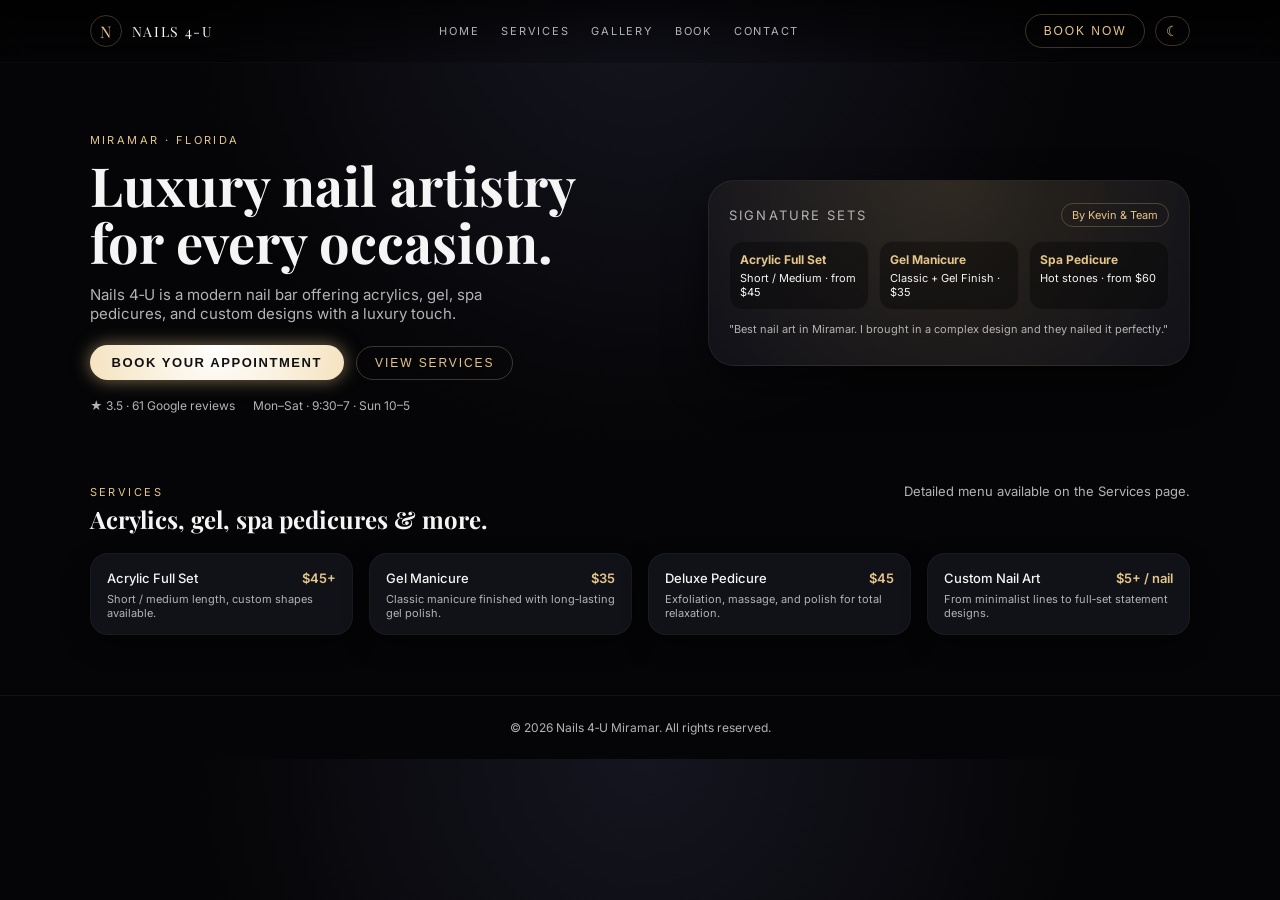
<file: index.html>
<!DOCTYPE html>
<html lang="en">
<head>
<meta charset="UTF-8">
<meta name="viewport" content="width=device-width, initial-scale=1.0">
<title>Nails 4-U | Luxury Nail Bar</title>

<link rel="preconnect" href="https://fonts.googleapis.com">
<link rel="preconnect" href="https://fonts.gstatic.com" crossorigin>
<link href="https://fonts.googleapis.com/css2?family=Playfair+Display:wght@500;700&family=Inter:wght@300;400;500;600&display=swap" rel="stylesheet">

<style>
:root {
    --bg: #050507;
    --bg-soft: #0b0b10;
    --text: #f5f5f5;
    --muted: #b3b3b3;
    --gold: #e4c58a;
    --gold-soft: rgba(228,197,138,0.25);
    --card: #111118;
}

body.dark {
    --bg: #f5f5f5;
    --bg-soft: #ffffff;
    --text: #111111;
    --muted: #555555;
    --gold: #c59b4f;
    --gold-soft: rgba(197,155,79,0.18);
    --card: #f9f6f0;
}

* {
    box-sizing: border-box;
}

body {
    margin: 0;
    font-family: "Inter", system-ui, -apple-system, BlinkMacSystemFont, sans-serif;
    background: radial-gradient(circle at top, #151520 0, var(--bg) 45%);
    color: var(--text);
    scroll-behavior: smooth;
}

/* NAVBAR */
.navbar {
    position: sticky;
    top: 0;
    z-index: 50;
    backdrop-filter: blur(16px);
    background: linear-gradient(to bottom, rgba(0,0,0,0.7), rgba(0,0,0,0.2));
    border-bottom: 1px solid rgba(255,255,255,0.04);
    padding: 14px 7vw;
    display: flex;
    align-items: center;
    justify-content: space-between;
}

.nav-left {
    display: flex;
    align-items: center;
    gap: 10px;
}

.logo-mark {
    width: 32px;
    height: 32px;
    border-radius: 999px;
    border: 1px solid var(--gold-soft);
    display: flex;
    align-items: center;
    justify-content: center;
    color: var(--gold);
    font-size: 16px;
    font-family: "Playfair Display", serif;
}

.logo-text {
    font-family: "Playfair Display", serif;
    letter-spacing: 0.12em;
    font-size: 14px;
    text-transform: uppercase;
}

.nav-links {
    display: flex;
    gap: 22px;
    font-size: 14px;
}

.nav-links a {
    text-decoration: none;
    color: var(--muted);
    text-transform: uppercase;
    letter-spacing: 0.16em;
    font-size: 11px;
    transition: color 0.25s ease, transform 0.25s ease;
}

.nav-links a:hover {
    color: var(--gold);
    transform: translateY(-1px);
}

.nav-right {
    display: flex;
    align-items: center;
    gap: 10px;
}

.theme-toggle {
    border-radius: 999px;
    border: 1px solid var(--gold-soft);
    background: transparent;
    color: var(--gold);
    padding: 6px 10px;
    cursor: pointer;
    font-size: 14px;
}

/* BUTTONS */
.btn-primary {
    background: radial-gradient(circle at top, #ffffff, #f5e3c0);
    color: #111;
    padding: 10px 22px;
    border-radius: 999px;
    border: none;
    font-size: 13px;
    font-weight: 600;
    letter-spacing: 0.12em;
    text-transform: uppercase;
    cursor: pointer;
    box-shadow: 0 0 18px rgba(228,197,138,0.55);
    transition: transform 0.2s ease, box-shadow 0.2s ease;
}

.btn-primary:hover {
    transform: translateY(-1px) scale(1.02);
    box-shadow: 0 0 26px rgba(228,197,138,0.8);
}

.btn-ghost {
    background: transparent;
    border-radius: 999px;
    border: 1px solid var(--gold-soft);
    color: var(--gold);
    padding: 9px 18px;
    font-size: 12px;
    letter-spacing: 0.16em;
    text-transform: uppercase;
    cursor: pointer;
}

/* HERO */
.hero {
    padding: 70px 7vw 60px;
    display: grid;
    grid-template-columns: minmax(0, 1.2fr) minmax(0, 1fr);
    gap: 40px;
    align-items: center;
}

.hero-left {
    animation: fadeIn 0.9s ease forwards;
}

.hero-kicker {
    text-transform: uppercase;
    letter-spacing: 0.22em;
    font-size: 11px;
    color: var(--gold);
    margin-bottom: 10px;
}

.hero-title {
    font-family: "Playfair Display", serif;
    font-size: clamp(40px, 5vw, 54px);
    line-height: 1.05;
    margin: 0 0 12px;
}

.hero-sub {
    font-size: 15px;
    color: var(--muted);
    max-width: 420px;
    margin-bottom: 22px;
}

.hero-cta {
    display: flex;
    flex-wrap: wrap;
    gap: 12px;
    align-items: center;
    margin-bottom: 18px;
}

.hero-meta {
    display: flex;
    gap: 18px;
    font-size: 12px;
    color: var(--muted);
}

.hero-meta span {
    display: inline-flex;
    align-items: center;
    gap: 6px;
}

.hero-right {
    position: relative;
    animation: slideUp 0.9s ease forwards;
}

.hero-card {
    background: radial-gradient(circle at top, rgba(228,197,138,0.18), var(--card));
    border-radius: 26px;
    padding: 22px 20px 18px;
    border: 1px solid rgba(255,255,255,0.06);
    box-shadow: 0 18px 40px rgba(0,0,0,0.55);
}

.hero-card-header {
    display: flex;
    justify-content: space-between;
    align-items: center;
    margin-bottom: 14px;
}

.hero-card-title {
    font-size: 13px;
    letter-spacing: 0.16em;
    text-transform: uppercase;
    color: var(--muted);
}

.hero-chip {
    font-size: 11px;
    padding: 4px 10px;
    border-radius: 999px;
    border: 1px solid var(--gold-soft);
    color: var(--gold);
}

.hero-grid {
    display: grid;
    grid-template-columns: repeat(3, minmax(0, 1fr));
    gap: 10px;
    margin-bottom: 12px;
}

.hero-grid-item {
    background: rgba(0,0,0,0.35);
    border-radius: 14px;
    padding: 10px;
    border: 1px solid rgba(255,255,255,0.04);
    font-size: 11px;
}

.hero-grid-item strong {
    display: block;
    font-size: 12px;
    margin-bottom: 4px;
    color: var(--gold);
}

.hero-note {
    font-size: 11px;
    color: var(--muted);
}

/* SECTION WRAPPER */
.section {
    padding: 10px 7vw 60px;
}

/* SERVICES PREVIEW */
.section-header {
    display: flex;
    justify-content: space-between;
    align-items: baseline;
    margin-bottom: 18px;
}

.section-kicker {
    text-transform: uppercase;
    letter-spacing: 0.22em;
    font-size: 11px;
    color: var(--gold);
}

.section-title {
    font-family: "Playfair Display", serif;
    font-size: 24px;
    margin: 4px 0 0;
}

.section-sub {
    font-size: 13px;
    color: var(--muted);
}

.service-grid {
    display: grid;
    grid-template-columns: repeat(auto-fit, minmax(210px, 1fr));
    gap: 16px;
}

.service-card {
    background: var(--card);
    border-radius: 18px;
    padding: 16px 16px 14px;
    border: 1px solid rgba(255,255,255,0.04);
    box-shadow: 0 10px 26px rgba(0,0,0,0.45);
    font-size: 13px;
}

.service-top {
    display: flex;
    justify-content: space-between;
    margin-bottom: 6px;
}

.service-name {
    font-weight: 500;
}

.service-price {
    color: var(--gold);
    font-weight: 600;
}

.service-note {
    font-size: 11px;
    color: var(--muted);
}

/* ANIMATIONS */
@keyframes fadeIn {
    from { opacity: 0; transform: translateY(6px); }
    to { opacity: 1; transform: translateY(0); }
}

@keyframes slideUp {
    from { opacity: 0; transform: translateY(18px); }
    to { opacity: 1; transform: translateY(0); }
}

/* RESPONSIVE */
@media (max-width: 900px) {
    .hero {
        grid-template-columns: minmax(0, 1fr);
        padding-top: 40px;
    }
    .hero-right {
        order: -1;
    }
}

@media (max-width: 700px) {
    .navbar {
        flex-wrap: wrap;
        gap: 10px;
        padding-inline: 5vw;
    }
    .nav-links {
        width: 100%;
        justify-content: center;
        flex-wrap: wrap;
        gap: 14px;
    }
    .hero {
        padding-inline: 5vw;
    }
    .section {
        padding-inline: 5vw;
    }
}
</style>
</head>

<body>

<!-- NAVBAR -->
<nav class="navbar">
    <div class="nav-left">
        <div class="logo-mark">N</div>
        <div class="logo-text">Nails 4‑U</div>
    </div>

    <div class="nav-links">
        <a href="#home">Home</a>
        <a href="#services">Services</a>
        <a href="gallery.html">Gallery</a>
        <a href="booking.html">Book</a>
        <a href="contact.html">Contact</a>
    </div>

    <div class="nav-right">
        <button class="btn-ghost" onclick="location.href='booking.html'">Book Now</button>
        <button id="themeToggle" class="theme-toggle">☾</button>
    </div>
</nav>

<!-- HERO -->
<section id="home" class="hero">
    <div class="hero-left">
        <div class="hero-kicker">Miramar · Florida</div>
        <h1 class="hero-title">Luxury nail artistry<br>for every occasion.</h1>
        <p class="hero-sub">
            Nails 4‑U is a modern nail bar offering acrylics, gel, spa pedicures, and custom designs with a luxury touch.
        </p>

        <div class="hero-cta">
            <button class="btn-primary" onclick="location.href='booking.html'">Book Your Appointment</button>
            <button class="btn-ghost" onclick="location.href='#services'">View Services</button>
        </div>

        <div class="hero-meta">
            <span>★ 3.5 · 61 Google reviews</span>
            <span>Mon–Sat · 9:30–7 · Sun 10–5</span>
        </div>
    </div>

    <div class="hero-right">
        <div class="hero-card">
            <div class="hero-card-header">
                <div class="hero-card-title">Signature Sets</div>
                <div class="hero-chip">By Kevin & Team</div>
            </div>

            <div class="hero-grid">
                <div class="hero-grid-item">
                    <strong>Acrylic Full Set</strong>
                    Short / Medium · from $45
                </div>
                <div class="hero-grid-item">
                    <strong>Gel Manicure</strong>
                    Classic + Gel Finish · $35
                </div>
                <div class="hero-grid-item">
                    <strong>Spa Pedicure</strong>
                    Hot stones · from $60
                </div>
            </div>

            <p class="hero-note">
                "Best nail art in Miramar. I brought in a complex design and they nailed it perfectly."
            </p>
        </div>
    </div>
</section>

<!-- SERVICES PREVIEW -->
<section id="services" class="section">
    <div class="section-header">
        <div>
            <div class="section-kicker">Services</div>
            <h2 class="section-title">Acrylics, gel, spa pedicures & more.</h2>
        </div>
        <div class="section-sub">
            Detailed menu available on the Services page.
        </div>
    </div>

    <div class="service-grid">
        <div class="service-card">
            <div class="service-top">
                <div class="service-name">Acrylic Full Set</div>
                <div class="service-price">$45+</div>
            </div>
            <div class="service-note">Short / medium length, custom shapes available.</div>
        </div>

        <div class="service-card">
            <div class="service-top">
                <div class="service-name">Gel Manicure</div>
                <div class="service-price">$35</div>
            </div>
            <div class="service-note">Classic manicure finished with long‑lasting gel polish.</div>
        </div>

        <div class="service-card">
            <div class="service-top">
                <div class="service-name">Deluxe Pedicure</div>
                <div class="service-price">$45</div>
            </div>
            <div class="service-note">Exfoliation, massage, and polish for total relaxation.</div>
        </div>

        <div class="service-card">
            <div class="service-top">
                <div class="service-name">Custom Nail Art</div>
                <div class="service-price">$5+ / nail</div>
            </div>
            <div class="service-note">From minimalist lines to full‑set statement designs.</div>
        </div>
    </div>
</section>

<!-- FOOTER -->
<footer style="text-align:center; padding:24px 0; font-size:12px; color:var(--muted); border-top:1px solid rgba(255,255,255,0.06);">
    © <span id="year"></span> Nails 4‑U Miramar. All rights reserved.
</footer>

<script>
// Auto year
document.getElementById("year").textContent = new Date().getFullYear();

// Theme toggle
const toggle = document.getElementById("themeToggle");
toggle.addEventListener("click", () => {
    document.body.classList.toggle("dark");
    toggle.textContent = document.body.classList.contains("dark") ? "☀" : "☾";
});
</script>
</file>
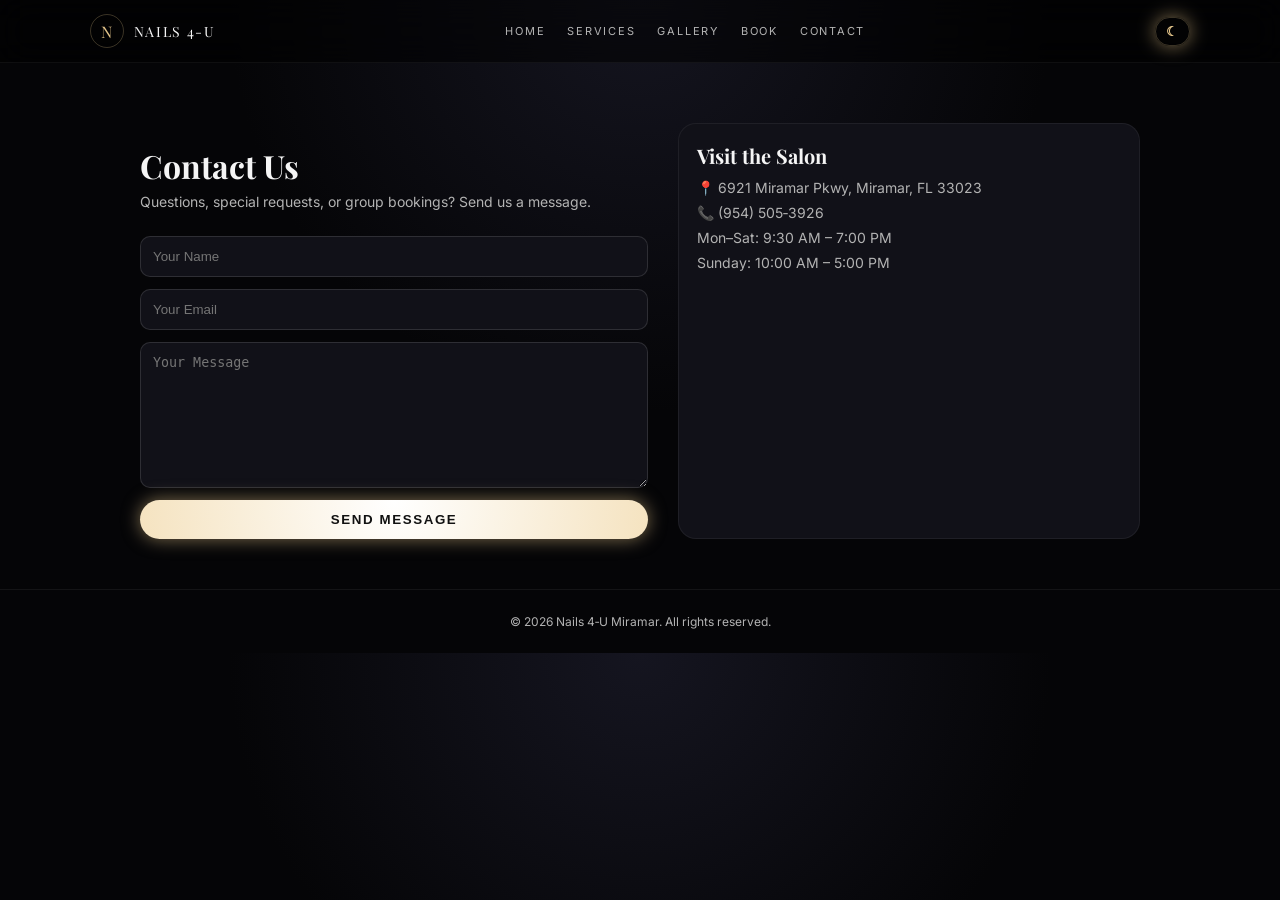
<file: contact.html>
<!DOCTYPE html>
<html lang="en">
<head>
<meta charset="UTF-8">
<meta name="viewport" content="width=device-width, initial-scale=1.0">
<title>Nails 4-U | Contact</title>

<link rel="preconnect" href="https://fonts.googleapis.com">
<link rel="preconnect" href="https://fonts.gstatic.com" crossorigin>
<link href="https://fonts.googleapis.com/css2?family=Playfair+Display:wght@500;700&family=Inter:wght@300;400;500;600&display=swap" rel="stylesheet">

<style>
:root {
    --bg:#050507;--text:#f5f5f5;--muted:#b3b3b3;
    --gold:#e4c58a;--gold-soft:rgba(228,197,138,0.25);--card:#111118;
}
body.dark {
    --bg:#f5f5f5;--text:#111;--muted:#555;
    --gold:#c59b4f;--gold-soft:rgba(197,155,79,0.18);--card:#f9f6f0;
}
body {
    margin:0;font-family:"Inter",sans-serif;
    background:radial-gradient(circle at top,#151520 0,var(--bg) 45%);
    color:var(--text);
}
.navbar {
    position:sticky;top:0;z-index:50;
    backdrop-filter:blur(16px);
    background:rgba(0,0,0,0.55);
    border-bottom:1px solid rgba(255,255,255,0.05);
    padding:14px 7vw;
    display:flex;justify-content:space-between;align-items:center;
}
.logo {display:flex;align-items:center;gap:10px;}
.logo-mark {
    width:32px;height:32px;border-radius:999px;
    border:1px solid var(--gold-soft);
    display:flex;align-items:center;justify-content:center;
    color:var(--gold);font-family:"Playfair Display",serif;
}
.logo-text {
    font-family:"Playfair Display",serif;
    letter-spacing:0.12em;font-size:14px;text-transform:uppercase;
}
.nav-links {display:flex;gap:22px;}
.nav-links a {
    text-decoration:none;color:var(--muted);
    text-transform:uppercase;letter-spacing:0.16em;font-size:11px;
}
.nav-links a:hover {color:var(--gold);}
.theme-toggle {
    border-radius:999px;border:1px solid var(--gold-soft);
    background:transparent;color:var(--gold);padding:6px 10px;cursor:pointer;
}
.page {
    padding:60px 7vw 50px;
    max-width:1000px;margin:auto;
    display:grid;grid-template-columns:1.1fr 1fr;gap:30px;
}
h1 {
    font-family:"Playfair Display",serif;
    font-size:32px;margin-bottom:6px;
}
.page-sub {color:var(--muted);font-size:14px;margin-bottom:26px;}
form {
    display:flex;flex-direction:column;gap:12px;
}
input,textarea {
    padding:12px;border-radius:10px;
    border:1px solid rgba(255,255,255,0.12);
    background:var(--card);color:var(--text);
}
textarea {min-height:120px;resize:vertical;}
button {
    padding:12px;border-radius:999px;border:none;
    background:radial-gradient(circle at top,#ffffff,#f5e3c0);
    color:#111;font-weight:600;letter-spacing:0.12em;text-transform:uppercase;
    cursor:pointer;box-shadow:0 0 18px rgba(228,197,138,0.55);
}
.info-card {
    background:var(--card);
    border-radius:18px;
    padding:18px;
    border:1px solid rgba(255,255,255,0.06);
    font-size:14px;
}
.info-card h2 {
    font-family:"Playfair Display",serif;
    font-size:20px;margin-top:0;margin-bottom:10px;
}
.info-line {margin-bottom:8px;color:var(--muted);}
iframe {
    width:100%;border:0;border-radius:14px;margin-top:12px;
}
footer {
    text-align:center;padding:24px 0;font-size:12px;
    color:var(--muted);border-top:1px solid rgba(255,255,255,0.06);
}
@media (max-width:900px){
    .page{grid-template-columns:1fr;}
}
</style>
</head>
<body>

<nav class="navbar">
    <div class="logo">
        <div class="logo-mark">N</div>
        <div class="logo-text">Nails 4‑U</div>
    </div>
    <div class="nav-links">
        <a href="index.html#home">Home</a>
        <a href="services.html">Services</a>
        <a href="gallery.html">Gallery</a>
        <a href="booking.html">Book</a>
        <a href="contact.html">Contact</a>
    </div>
    <button id="themeToggle" class="theme-toggle">☾</button>
</nav>

<div class="page">
    <div>
        <h1>Contact Us</h1>
        <div class="page-sub">Questions, special requests, or group bookings? Send us a message.</div>

        <form action="https://formsubmit.co/YOUR_EMAIL_HERE" method="POST">
            <input type="text" name="name" placeholder="Your Name" required>
            <input type="email" name="email" placeholder="Your Email" required>
            <textarea name="message" placeholder="Your Message" required></textarea>
            <button type="submit">Send Message</button>
        </form>
    </div>

    <div class="info-card">
        <h2>Visit the Salon</h2>
        <div class="info-line">📍 6921 Miramar Pkwy, Miramar, FL 33023</div>
        <div class="info-line">📞 (954) 505‑3926</div>
        <div class="info-line">Mon–Sat: 9:30 AM – 7:00 PM</div>
        <div class="info-line">Sunday: 10:00 AM – 5:00 PM</div>

        <iframe
            src="https://www.google.com/maps?q=6921+Miramar+Pkwy,+Miramar,+FL+33023&output=embed"
            height="220" loading="lazy">
        </iframe>
    </div>
</div>

<footer>
    © <span id="year"></span> Nails 4‑U Miramar. All rights reserved.
</footer>

<script>
document.getElementById("year").textContent = new Date().getFullYear();
const toggle = document.getElementById("themeToggle");
toggle.addEventListener("click", () => {
    document.body.classList.toggle("dark");
    toggle.textContent = document.body.classList.contains("dark") ? "☀" : "☾";
});
</script>

</body>
</html>
</file>
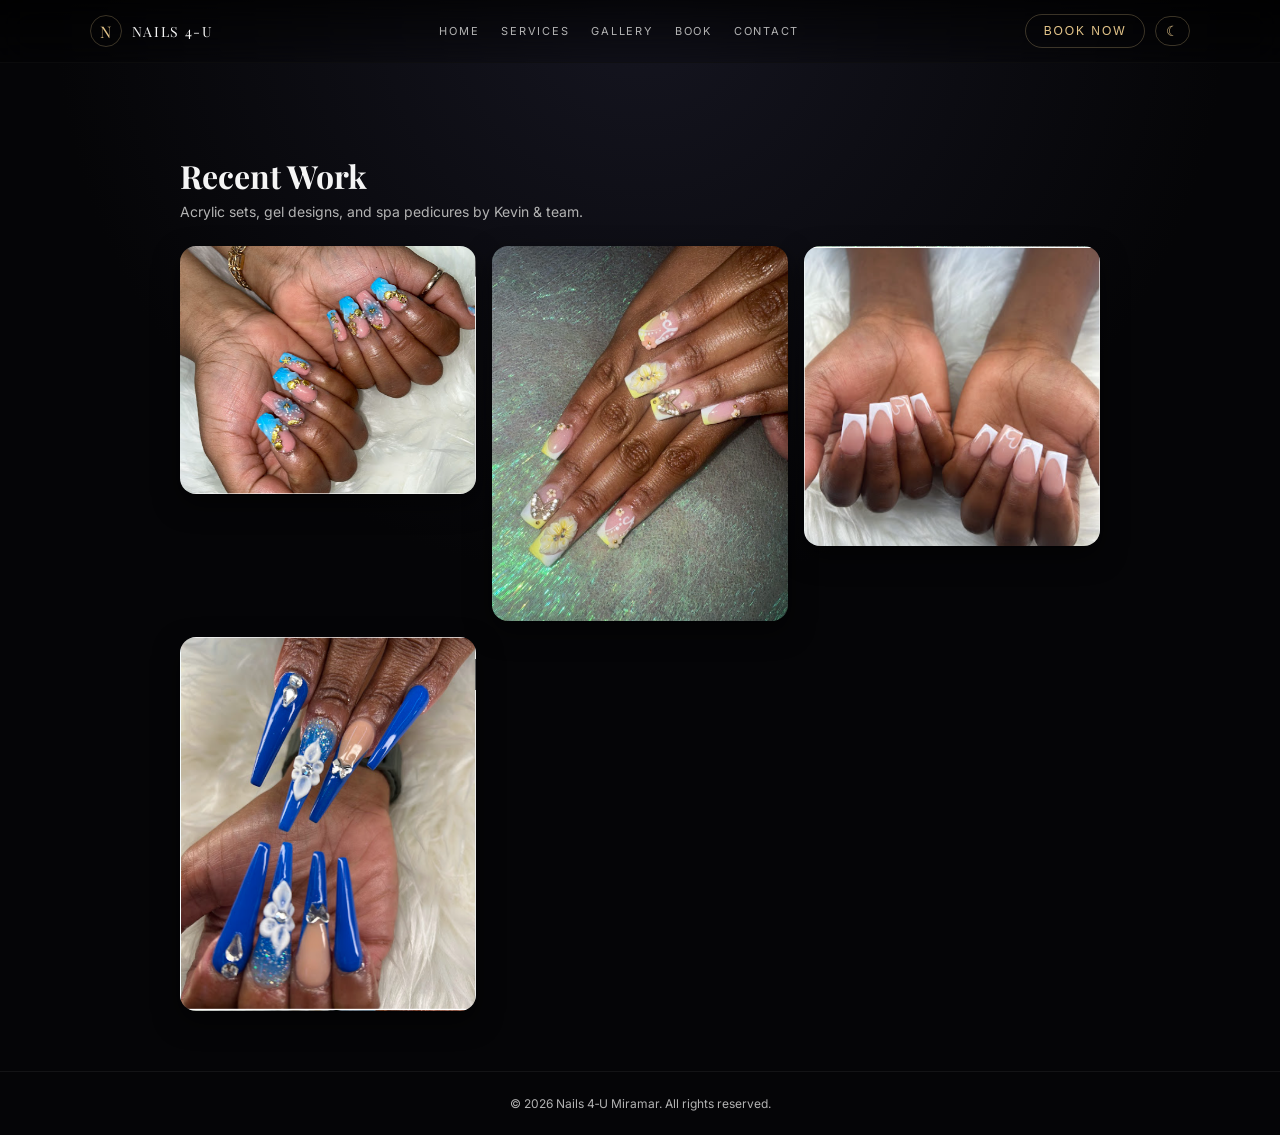
<file: gallery.html>
<!DOCTYPE html>
<html lang="en">
<head>
<meta charset="UTF-8">
<meta name="viewport" content="width=device-width, initial-scale=1.0">
<title>Nails 4-U | Gallery</title>

<link rel="preconnect" href="https://fonts.googleapis.com">
<link rel="preconnect" href="https://fonts.gstatic.com" crossorigin>
<link href="https://fonts.googleapis.com/css2?family=Playfair+Display:wght@500;700&family=Inter:wght@300;400;500;600&display=swap" rel="stylesheet">

<style>
:root {
    --bg: #050507;
    --bg-soft: #0b0b10;
    --text: #f5f5f5;
    --muted: #b3b3b3;
    --gold: #e4c58a;
    --gold-soft: rgba(228,197,138,0.25);
    --card: #111118;
}
body.dark {
    --bg: #f5f5f5;
    --bg-soft: #ffffff;
    --text: #111111;
    --muted: #555555;
    --gold: #c59b4f;
    --gold-soft: rgba(197,155,79,0.18);
    --card: #f9f6f0;
}
* { box-sizing: border-box; }
body {
    margin: 0;
    font-family: "Inter", system-ui, -apple-system, BlinkMacSystemFont, sans-serif;
    background: radial-gradient(circle at top, #151520 0, var(--bg) 45%);
    color: var(--text);
    scroll-behavior: smooth;
}
.navbar {
    position: sticky;
    top: 0;
    z-index: 50;
    backdrop-filter: blur(16px);
    background: linear-gradient(to bottom, rgba(0,0,0,0.7), rgba(0,0,0,0.2));
    border-bottom: 1px solid rgba(255,255,255,0.04);
    padding: 14px 7vw;
    display: flex;
    align-items: center;
    justify-content: space-between;
}
.nav-left {
    display: flex;
    align-items: center;
    gap: 10px;
}
.logo-mark {
    width: 32px;
    height: 32px;
    border-radius: 999px;
    border: 1px solid var(--gold-soft);
    display: flex;
    align-items: center;
    justify-content: center;
    color: var(--gold);
    font-size: 16px;
    font-family: "Playfair Display", serif;
}
.logo-text {
    font-family: "Playfair Display", serif;
    letter-spacing: 0.12em;
    font-size: 14px;
    text-transform: uppercase;
}
.nav-links {
    display: flex;
    gap: 22px;
    font-size: 14px;
}
.nav-links a {
    text-decoration: none;
    color: var(--muted);
    text-transform: uppercase;
    letter-spacing: 0.16em;
    font-size: 11px;
    transition: color 0.25s ease, transform 0.25s ease;
}
.nav-links a:hover {
    color: var(--gold);
    transform: translateY(-1px);
}
.nav-right {
    display: flex;
    align-items: center;
    gap: 10px;
}
.theme-toggle {
    border-radius: 999px;
    border: 1px solid var(--gold-soft);
    background: transparent;
    color: var(--gold);
    padding: 6px 10px;
    cursor: pointer;
    font-size: 14px;
}
.btn-ghost {
    background: transparent;
    border-radius: 999px;
    border: 1px solid var(--gold-soft);
    color: var(--gold);
    padding: 9px 18px;
    font-size: 12px;
    letter-spacing: 0.16em;
    text-transform: uppercase;
    cursor: pointer;
}
.page {
    padding: 70px 7vw 60px;
    max-width: 1100px;
    margin: auto;
}
h1 {
    font-family: "Playfair Display", serif;
    font-size: 32px;
    margin-bottom: 6px;
}
.page-sub {
    color: var(--muted);
    font-size: 14px;
    margin-bottom: 26px;
}
.gallery-grid {
    display: grid;
    grid-template-columns: repeat(auto-fit, minmax(230px, 1fr));
    gap: 16px;
}
.gallery-grid img {
    width: 100%;
    border-radius: 16px;
    box-shadow: 0 10px 26px rgba(0,0,0,0.55);
    transition: 0.25s ease;
}
.gallery-grid img:hover {
    transform: translateY(-4px) scale(1.02);
    box-shadow: 0 16px 40px rgba(0,0,0,0.7);
}
footer {
    text-align: center;
    padding: 24px 0;
    font-size: 12px;
    color: var(--muted);
    border-top: 1px solid rgba(255,255,255,0.06);
}
@media (max-width: 700px) {
    .navbar {
        flex-wrap: wrap;
        gap: 10px;
        padding-inline: 5vw;
    }
    .nav-links {
        width: 100%;
        justify-content: center;
        flex-wrap: wrap;
        gap: 14px;
    }
    .page {
        padding-inline: 5vw;
    }
}
</style>
</head>
<body>

<nav class="navbar">
    <div class="nav-left">
        <div class="logo-mark">N</div>
        <div class="logo-text">Nails 4‑U</div>
    </div>
    <div class="nav-links">
        <a href="index.html#home">Home</a>
        <a href="services.html">Services</a>
        <a href="gallery.html">Gallery</a>
        <a href="booking.html">Book</a>
        <a href="contact.html">Contact</a>
    </div>
    <div class="nav-right">
        <button class="btn-ghost" onclick="location.href='booking.html'">Book Now</button>
        <button id="themeToggle" class="theme-toggle">☾</button>
    </div>
</nav>

<div class="page">
    <h1>Recent Work</h1>
    <div class="page-sub">Acrylic sets, gel designs, and spa pedicures by Kevin & team.</div>
    <div class="gallery-grid">
        <img src="Acrylic1.png" alt="Acrylic 1">
        <img src="Acrylic2.png" alt="Acrylic 2">
        <img src="Acrylic3.png" alt="Acrylic 3">
        <img src="Acrylic4.png" alt="Acrylic 4">
    </div>
</div>

<footer>
    © <span id="year"></span> Nails 4‑U Miramar. All rights reserved.
</footer>

<script>
// Auto year
document.getElementById("year").textContent = new Date().getFullYear();
// Theme toggle
const toggle = document.getElementById("themeToggle");
toggle.addEventListener("click", () => {
    document.body.classList.toggle("dark");
    toggle.textContent = document.body.classList.contains("dark") ? "☀" : "☾";
});
</script>

</body>
</html>
</file>
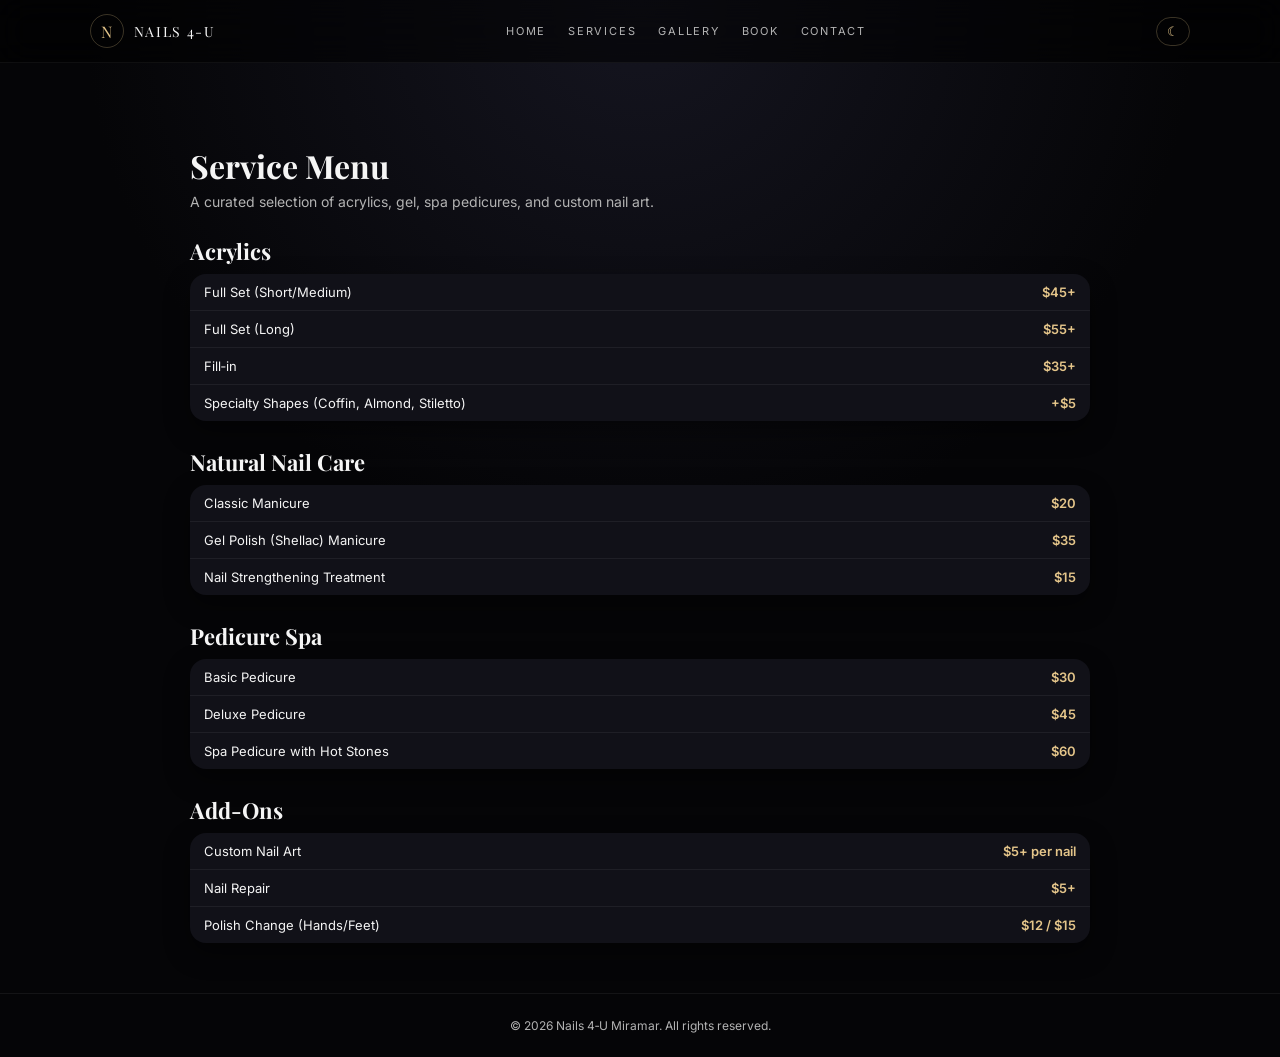
<file: services.html>
<!DOCTYPE html>
<html lang="en">
<head>
<meta charset="UTF-8">
<meta name="viewport" content="width=device-width, initial-scale=1.0">
<title>Nails 4-U | Services</title>

<link rel="preconnect" href="https://fonts.googleapis.com">
<link rel="preconnect" href="https://fonts.gstatic.com" crossorigin>
<link href="https://fonts.googleapis.com/css2?family=Playfair+Display:wght@500;700&family=Inter:wght@300;400;500;600&display=swap" rel="stylesheet">

<style>
:root {
    --bg: #050507;
    --text: #f5f5f5;
    --muted: #b3b3b3;
    --gold: #e4c58a;
    --gold-soft: rgba(228,197,138,0.25);
    --card: #111118;
}
body.dark {
    --bg: #f5f5f5;
    --text: #111;
    --muted: #555;
    --gold: #c59b4f;
    --gold-soft: rgba(197,155,79,0.18);
    --card: #f9f6f0;
}
body {
    margin: 0;
    font-family: "Inter", sans-serif;
    background: radial-gradient(circle at top, #151520 0, var(--bg) 45%);
    color: var(--text);
}
.navbar {
    position: sticky; top: 0; z-index: 50;
    backdrop-filter: blur(16px);
    background: rgba(0,0,0,0.55);
    border-bottom: 1px solid rgba(255,255,255,0.05);
    padding: 14px 7vw;
    display: flex; justify-content: space-between; align-items: center;
}
.logo { display:flex; align-items:center; gap:10px; }
.logo-mark {
    width:32px;height:32px;border-radius:999px;
    border:1px solid var(--gold-soft);display:flex;align-items:center;justify-content:center;
    color:var(--gold);font-family:"Playfair Display",serif;
}
.logo-text {
    font-family:"Playfair Display",serif;
    letter-spacing:0.12em;font-size:14px;text-transform:uppercase;
}
.nav-links { display:flex; gap:22px; }
.nav-links a {
    text-decoration:none;color:var(--muted);
    text-transform:uppercase;letter-spacing:0.16em;font-size:11px;
}
.nav-links a:hover { color:var(--gold); }
.theme-toggle {
    border-radius:999px;border:1px solid var(--gold-soft);
    background:transparent;color:var(--gold);padding:6px 10px;cursor:pointer;
}
.page {
    padding:60px 7vw 50px;
    max-width:900px;margin:auto;
}
h1 {
    font-family:"Playfair Display",serif;
    font-size:32px;margin-bottom:6px;
}
.page-sub { color:var(--muted);font-size:14px;margin-bottom:26px; }
.section-title {
    font-family:"Playfair Display",serif;
    font-size:22px;margin:26px 0 8px;
}
table {
    width:100%;border-collapse:collapse;
    background:var(--card);
    border-radius:16px;
    overflow:hidden;
    box-shadow:0 10px 26px rgba(0,0,0,0.45);
}
td {
    padding:10px 14px;
    border-bottom:1px solid rgba(255,255,255,0.06);
    font-size:13px;
}
tr:last-child td { border-bottom:none; }
td.price { text-align:right;color:var(--gold);font-weight:600; }
footer {
    text-align:center;padding:24px 0;font-size:12px;
    color:var(--muted);border-top:1px solid rgba(255,255,255,0.06);
}
</style>
</head>
<body>

<nav class="navbar">
    <div class="logo">
        <div class="logo-mark">N</div>
        <div class="logo-text">Nails 4‑U</div>
    </div>
    <div class="nav-links">
        <a href="index.html#home">Home</a>
        <a href="services.html">Services</a>
        <a href="gallery.html">Gallery</a>
        <a href="booking.html">Book</a>
        <a href="contact.html">Contact</a>
    </div>
    <button id="themeToggle" class="theme-toggle">☾</button>
</nav>

<div class="page">
    <h1>Service Menu</h1>
    <div class="page-sub">A curated selection of acrylics, gel, spa pedicures, and custom nail art.</div>

    <h2 class="section-title">Acrylics</h2>
    <table>
        <tr><td>Full Set (Short/Medium)</td><td class="price">$45+</td></tr>
        <tr><td>Full Set (Long)</td><td class="price">$55+</td></tr>
        <tr><td>Fill‑in</td><td class="price">$35+</td></tr>
        <tr><td>Specialty Shapes (Coffin, Almond, Stiletto)</td><td class="price">+$5</td></tr>
    </table>

    <h2 class="section-title">Natural Nail Care</h2>
    <table>
        <tr><td>Classic Manicure</td><td class="price">$20</td></tr>
        <tr><td>Gel Polish (Shellac) Manicure</td><td class="price">$35</td></tr>
        <tr><td>Nail Strengthening Treatment</td><td class="price">$15</td></tr>
    </table>

    <h2 class="section-title">Pedicure Spa</h2>
    <table>
        <tr><td>Basic Pedicure</td><td class="price">$30</td></tr>
        <tr><td>Deluxe Pedicure</td><td class="price">$45</td></tr>
        <tr><td>Spa Pedicure with Hot Stones</td><td class="price">$60</td></tr>
    </table>

    <h2 class="section-title">Add‑Ons</h2>
    <table>
        <tr><td>Custom Nail Art</td><td class="price">$5+ per nail</td></tr>
        <tr><td>Nail Repair</td><td class="price">$5+</td></tr>
        <tr><td>Polish Change (Hands/Feet)</td><td class="price">$12 / $15</td></tr>
    </table>
</div>

<footer>
    © <span id="year"></span> Nails 4‑U Miramar. All rights reserved.
</footer>

<script>
document.getElementById("year").textContent = new Date().getFullYear();
const toggle = document.getElementById("themeToggle");
toggle.addEventListener("click", () => {
    document.body.classList.toggle("dark");
    toggle.textContent = document.body.classList.contains("dark") ? "☀" : "☾";
});
</script>

</body>
</html>
</file>
